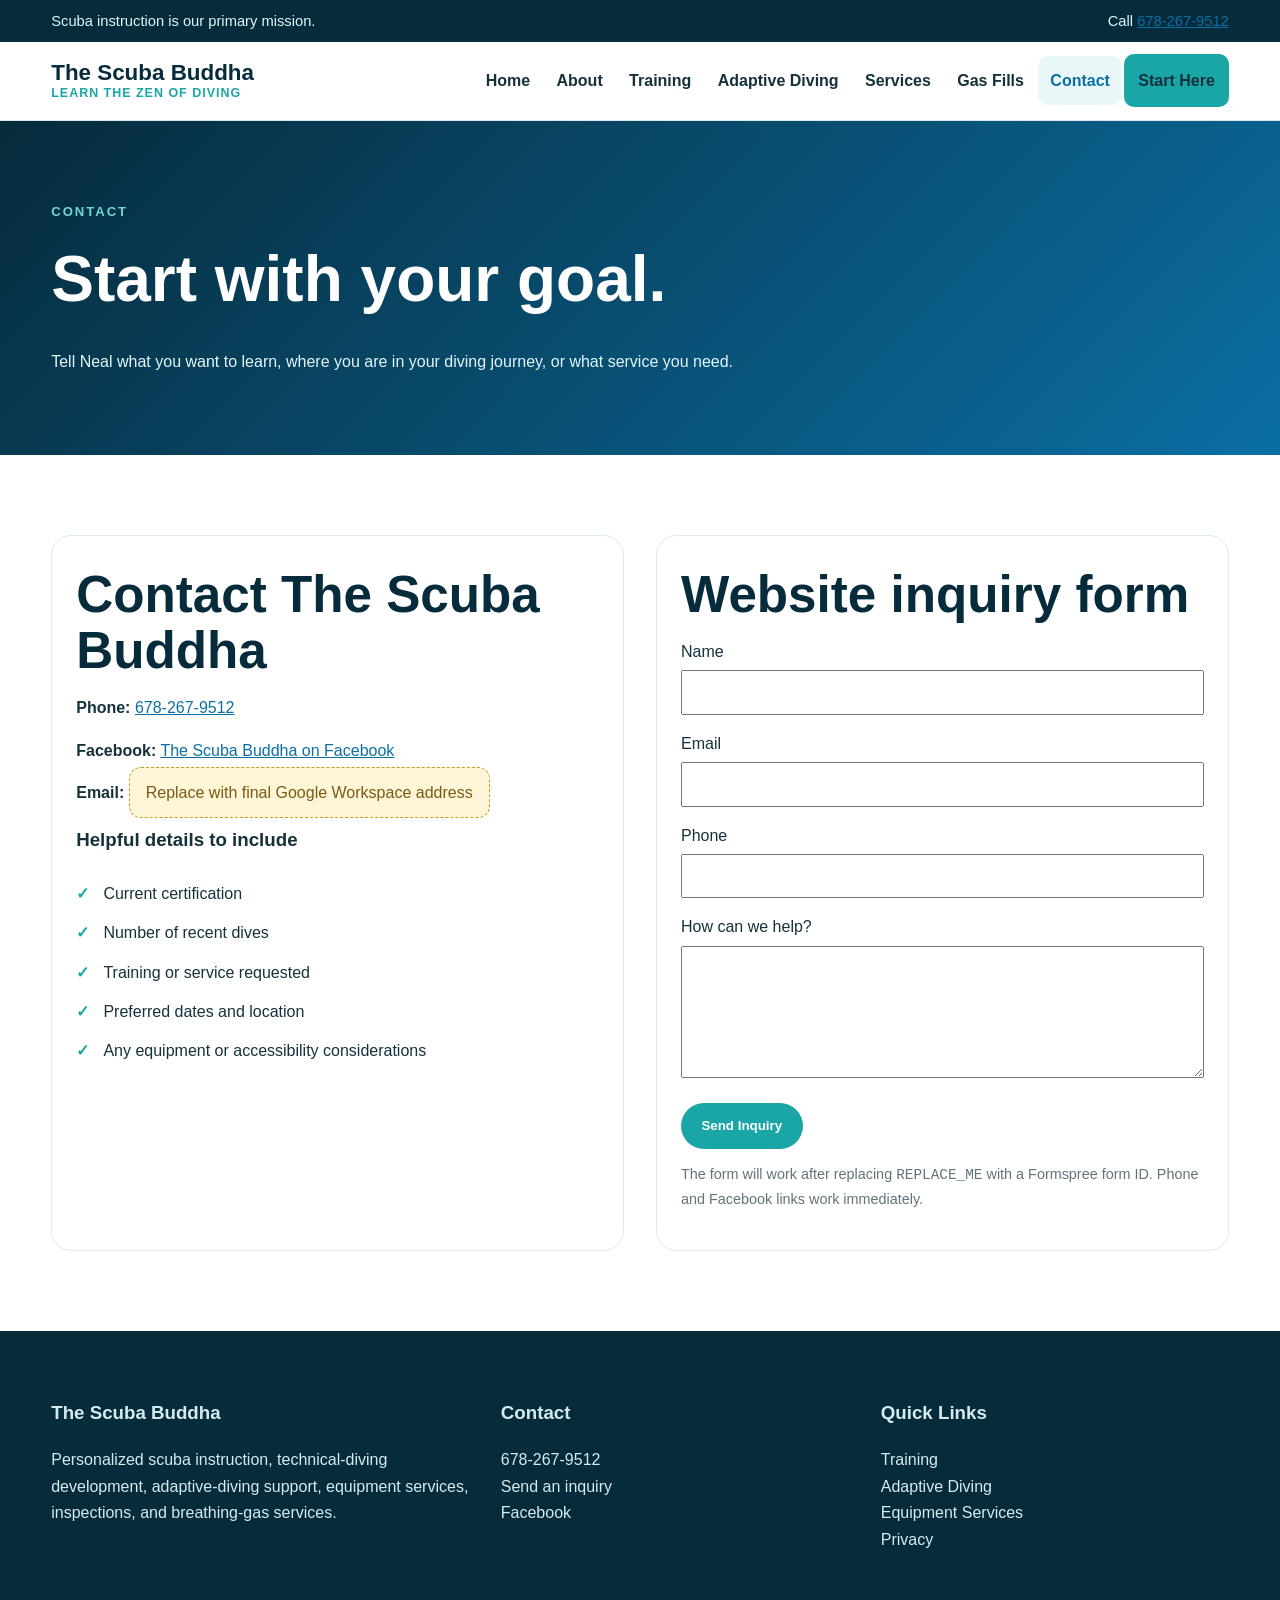
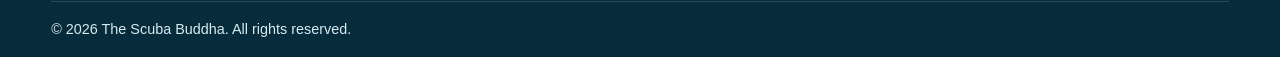
<file: index.html>
<!doctype html>
<html lang="en">
<head>
<meta charset="utf-8">
<meta name="viewport" content="width=device-width, initial-scale=1">
<title>Contact The Scuba Buddha | The Scuba Buddha</title>
<meta name="description" content="Contact Neal Hamilton about scuba training, adaptive diving, equipment service, inspections, and gas fills.">
<link rel="icon" href="images/favicon.svg" type="image/svg+xml">
<link rel="stylesheet" href="css/style.css">
<meta property="og:title" content="Contact The Scuba Buddha | The Scuba Buddha">
<meta property="og:description" content="Contact Neal Hamilton about scuba training, adaptive diving, equipment service, inspections, and gas fills.">
<meta property="og:type" content="website">
</head>
<body class="">
<div class="topbar"><div class="container"><span>Scuba instruction is our primary mission.</span><span>Call <a href="tel:+16782679512">678-267-9512</a></span></div></div>
<header class="site-header"><div class="container header-inner">
<a class="brand" href="index.html"><span>The Scuba Buddha</span><small>Learn the Zen of Diving</small></a>
<button class="nav-toggle" aria-label="Open navigation" aria-expanded="false">Menu</button>
<nav class="nav"><a class="" href="index.html">Home</a><a class="" href="about.html">About</a><a class="" href="training.html">Training</a><a class="" href="adaptive-diving.html">Adaptive Diving</a><a class="" href="services.html">Services</a><a class="" href="gas-fills.html">Gas Fills</a><a class="active" href="contact.html">Contact</a><a class="btn btn-primary" href="contact.html">Start Here</a></nav>
</div></header>

<section class="page-hero"><div class="container"><div class="eyebrow">Contact</div><h1>Start with your goal.</h1><p>Tell Neal what you want to learn, where you are in your diving journey, or what service you need.</p></div></section>
<section class="section alt"><div class="container contact-grid">
<div class="contact-card"><h2>Contact The Scuba Buddha</h2><p><strong>Phone:</strong> <a href="tel:+16782679512">678-267-9512</a></p>
<p><strong>Facebook:</strong> <a href="https://www.facebook.com/ScubaBuddha12" target="_blank" rel="noopener">The Scuba Buddha on Facebook</a></p>
<p><strong>Email:</strong> <span class="placeholder">Replace with final Google Workspace address</span></p>
<h3>Helpful details to include</h3><ul class="checklist"><li>Current certification</li><li>Number of recent dives</li><li>Training or service requested</li><li>Preferred dates and location</li><li>Any equipment or accessibility considerations</li></ul></div>
<div class="contact-card"><h2>Website inquiry form</h2>
<form action="https://formspree.io/f/REPLACE_ME" method="POST">
<label>Name<br><input required name="name" style="width:100%;padding:.8rem;margin:.3rem 0 1rem"></label>
<label>Email<br><input required type="email" name="email" style="width:100%;padding:.8rem;margin:.3rem 0 1rem"></label>
<label>Phone<br><input name="phone" style="width:100%;padding:.8rem;margin:.3rem 0 1rem"></label>
<label>How can we help?<br><textarea required name="message" rows="7" style="width:100%;padding:.8rem;margin:.3rem 0 1rem"></textarea></label>
<button class="btn btn-primary" type="submit">Send Inquiry</button>
</form>
<p class="form-note">The form will work after replacing <code>REPLACE_ME</code> with a Formspree form ID. Phone and Facebook links work immediately.</p></div>
</div></section>

<footer class="footer"><div class="container">
<div class="footer-grid">
<div><h3>The Scuba Buddha</h3><p>Personalized scuba instruction, technical-diving development, adaptive-diving support, equipment services, inspections, and breathing-gas services.</p></div>
<div><h3>Contact</h3><p><a href="tel:+16782679512">678-267-9512</a><br><a href="contact.html">Send an inquiry</a><br><a href="https://www.facebook.com/ScubaBuddha12" target="_blank" rel="noopener">Facebook</a></p></div>
<div><h3>Quick Links</h3><p><a href="training.html">Training</a><br><a href="adaptive-diving.html">Adaptive Diving</a><br><a href="services.html">Equipment Services</a><br><a href="privacy.html">Privacy</a></p></div>
</div>
<div class="footer-bottom">© <span id="year"></span> The Scuba Buddha. All rights reserved.</div>
</div></footer>
<script src="js/script.js"></script>
</body></html>
</file>
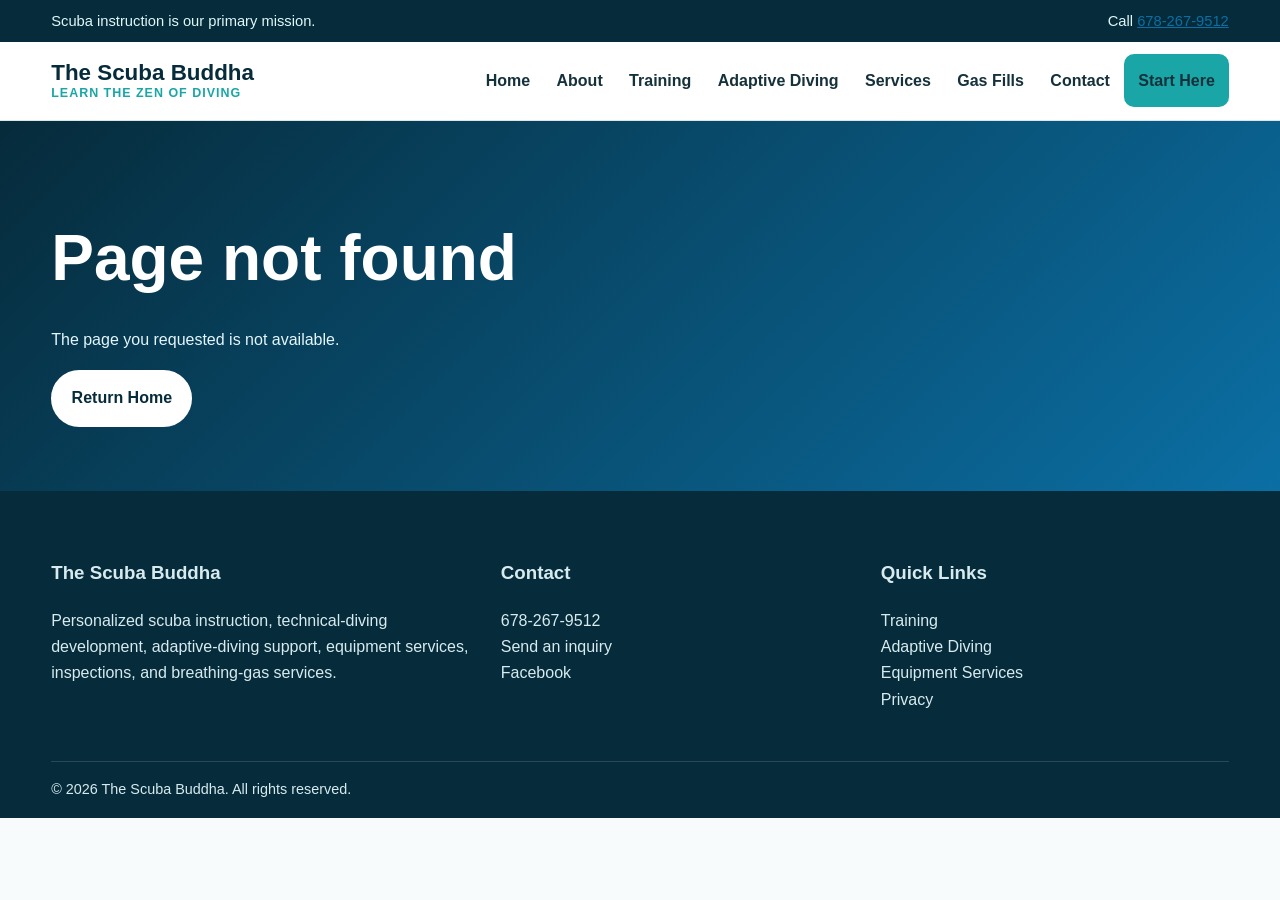
<file: adaptive-diving.html>
<!doctype html>
<html lang="en">
<head>
<meta charset="utf-8">
<meta name="viewport" content="width=device-width, initial-scale=1">
<title>Page Not Found | The Scuba Buddha</title>
<meta name="description" content="The requested page could not be found.">
<link rel="icon" href="images/favicon.svg" type="image/svg+xml">
<link rel="stylesheet" href="css/style.css">
<meta property="og:title" content="Page Not Found | The Scuba Buddha">
<meta property="og:description" content="The requested page could not be found.">
<meta property="og:type" content="website">
</head>
<body class="">
<div class="topbar"><div class="container"><span>Scuba instruction is our primary mission.</span><span>Call <a href="tel:+16782679512">678-267-9512</a></span></div></div>
<header class="site-header"><div class="container header-inner">
<a class="brand" href="index.html"><span>The Scuba Buddha</span><small>Learn the Zen of Diving</small></a>
<button class="nav-toggle" aria-label="Open navigation" aria-expanded="false">Menu</button>
<nav class="nav"><a class="" href="index.html">Home</a><a class="" href="about.html">About</a><a class="" href="training.html">Training</a><a class="" href="adaptive-diving.html">Adaptive Diving</a><a class="" href="services.html">Services</a><a class="" href="gas-fills.html">Gas Fills</a><a class="" href="contact.html">Contact</a><a class="btn btn-primary" href="contact.html">Start Here</a></nav>
</div></header>

<section class="page-hero"><div class="container"><h1>Page not found</h1><p>The page you requested is not available.</p><a class="btn btn-secondary" href="index.html">Return Home</a></div></section>

<footer class="footer"><div class="container">
<div class="footer-grid">
<div><h3>The Scuba Buddha</h3><p>Personalized scuba instruction, technical-diving development, adaptive-diving support, equipment services, inspections, and breathing-gas services.</p></div>
<div><h3>Contact</h3><p><a href="tel:+16782679512">678-267-9512</a><br><a href="contact.html">Send an inquiry</a><br><a href="https://www.facebook.com/ScubaBuddha12" target="_blank" rel="noopener">Facebook</a></p></div>
<div><h3>Quick Links</h3><p><a href="training.html">Training</a><br><a href="adaptive-diving.html">Adaptive Diving</a><br><a href="services.html">Equipment Services</a><br><a href="privacy.html">Privacy</a></p></div>
</div>
<div class="footer-bottom">© <span id="year"></span> The Scuba Buddha. All rights reserved.</div>
</div></footer>
<script src="js/script.js"></script>
</body></html>
</file>
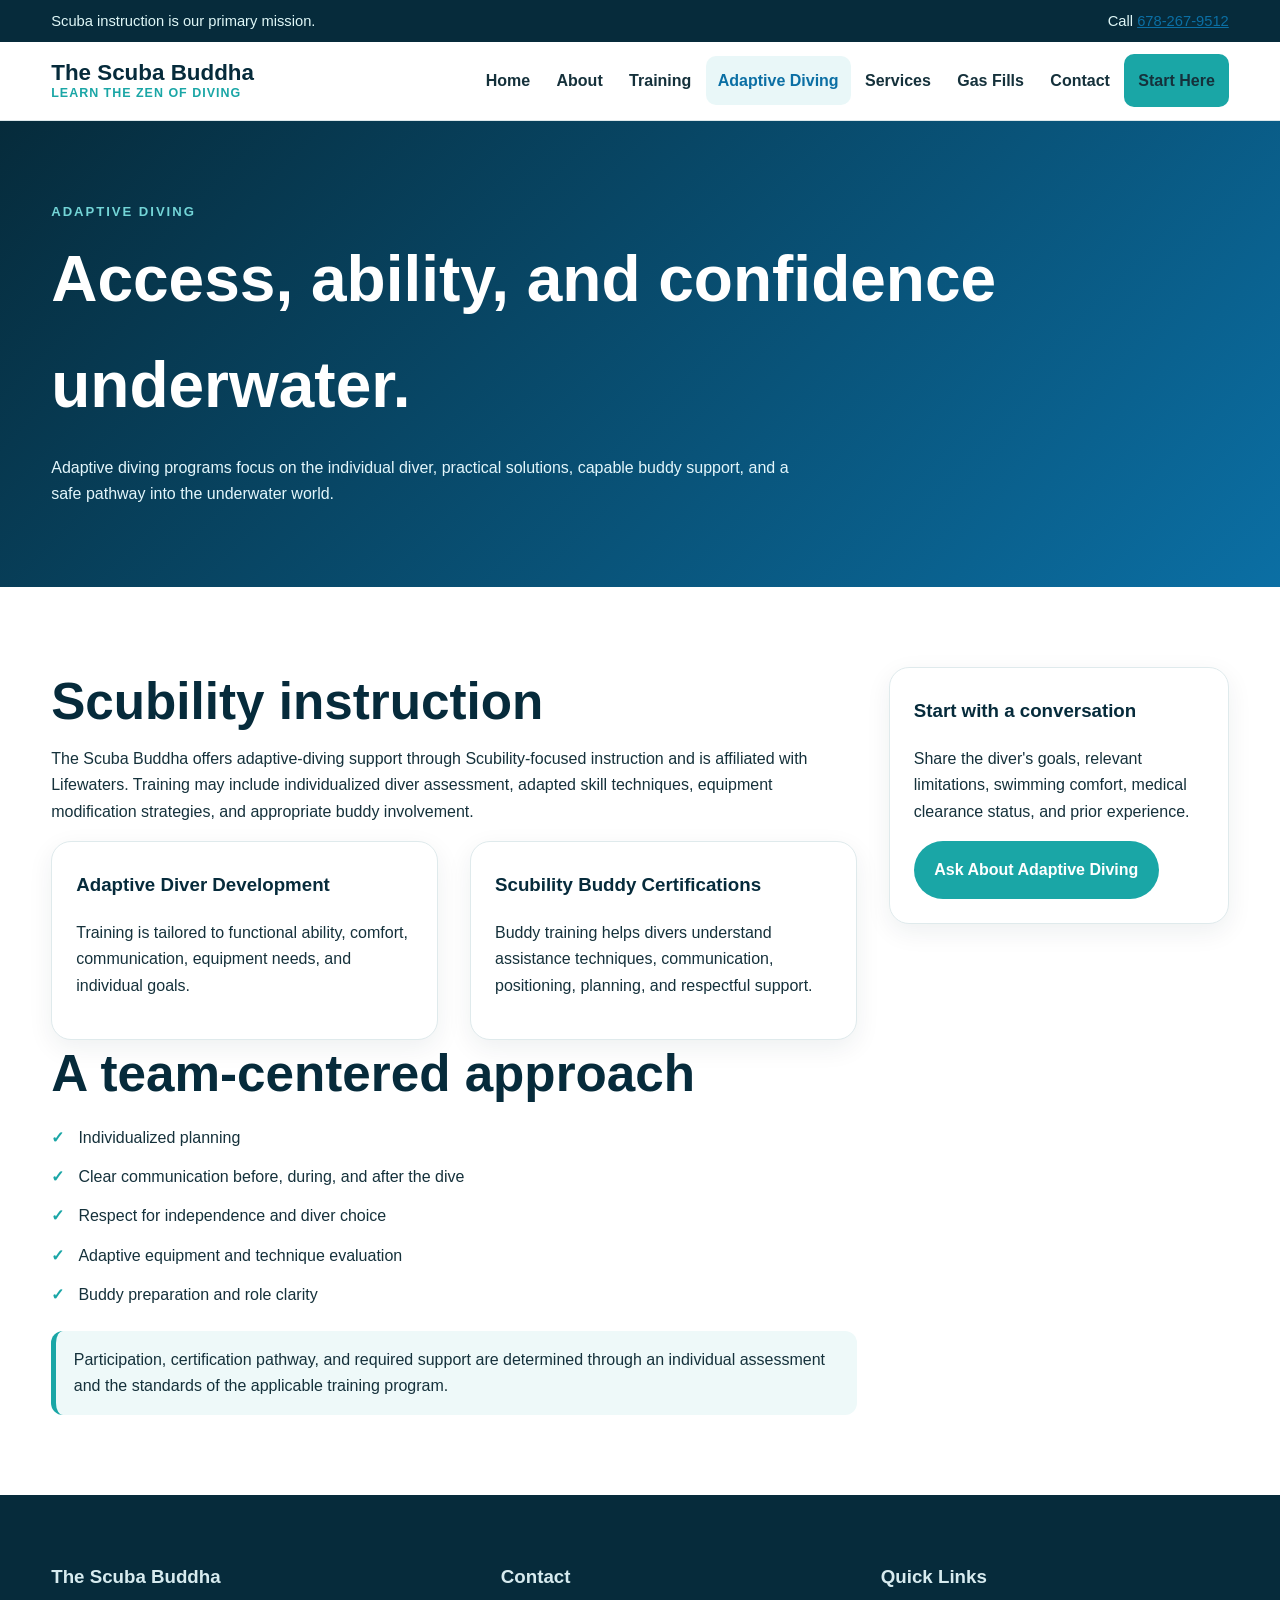
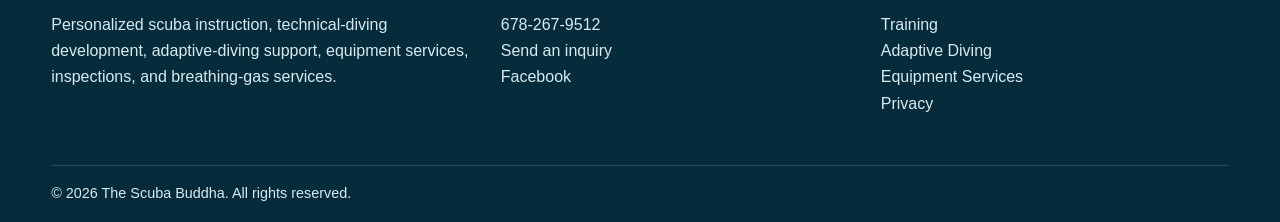
<file: contact.html>
<!doctype html>
<html lang="en">
<head>
<meta charset="utf-8">
<meta name="viewport" content="width=device-width, initial-scale=1">
<title>Adaptive Diving | The Scuba Buddha</title>
<meta name="description" content="Scubility adaptive-diving instruction, buddy certification, and Lifewaters affiliation.">
<link rel="icon" href="images/favicon.svg" type="image/svg+xml">
<link rel="stylesheet" href="css/style.css">
<meta property="og:title" content="Adaptive Diving | The Scuba Buddha">
<meta property="og:description" content="Scubility adaptive-diving instruction, buddy certification, and Lifewaters affiliation.">
<meta property="og:type" content="website">
</head>
<body class="">
<div class="topbar"><div class="container"><span>Scuba instruction is our primary mission.</span><span>Call <a href="tel:+16782679512">678-267-9512</a></span></div></div>
<header class="site-header"><div class="container header-inner">
<a class="brand" href="index.html"><span>The Scuba Buddha</span><small>Learn the Zen of Diving</small></a>
<button class="nav-toggle" aria-label="Open navigation" aria-expanded="false">Menu</button>
<nav class="nav"><a class="" href="index.html">Home</a><a class="" href="about.html">About</a><a class="" href="training.html">Training</a><a class="active" href="adaptive-diving.html">Adaptive Diving</a><a class="" href="services.html">Services</a><a class="" href="gas-fills.html">Gas Fills</a><a class="" href="contact.html">Contact</a><a class="btn btn-primary" href="contact.html">Start Here</a></nav>
</div></header>

<section class="page-hero"><div class="container"><div class="eyebrow">Adaptive Diving</div><h1>Access, ability, and confidence underwater.</h1><p>Adaptive diving programs focus on the individual diver, practical solutions, capable buddy support, and a safe pathway into the underwater world.</p></div></section>
<section class="section alt"><div class="container content"><main>
<h2>Scubility instruction</h2><p>The Scuba Buddha offers adaptive-diving support through Scubility-focused instruction and is affiliated with Lifewaters. Training may include individualized diver assessment, adapted skill techniques, equipment modification strategies, and appropriate buddy involvement.</p>
<div class="grid-2">
<div class="card"><h3>Adaptive Diver Development</h3><p>Training is tailored to functional ability, comfort, communication, equipment needs, and individual goals.</p></div>
<div class="card"><h3>Scubility Buddy Certifications</h3><p>Buddy training helps divers understand assistance techniques, communication, positioning, planning, and respectful support.</p></div>
</div>
<h2>A team-centered approach</h2><ul class="checklist"><li>Individualized planning</li><li>Clear communication before, during, and after the dive</li><li>Respect for independence and diver choice</li><li>Adaptive equipment and technique evaluation</li><li>Buddy preparation and role clarity</li></ul>
<div class="notice">Participation, certification pathway, and required support are determined through an individual assessment and the standards of the applicable training program.</div>
</main><aside class="sidebar card"><h3>Start with a conversation</h3><p>Share the diver's goals, relevant limitations, swimming comfort, medical clearance status, and prior experience.</p><a class="btn btn-primary" href="contact.html">Ask About Adaptive Diving</a></aside></div></section>

<footer class="footer"><div class="container">
<div class="footer-grid">
<div><h3>The Scuba Buddha</h3><p>Personalized scuba instruction, technical-diving development, adaptive-diving support, equipment services, inspections, and breathing-gas services.</p></div>
<div><h3>Contact</h3><p><a href="tel:+16782679512">678-267-9512</a><br><a href="contact.html">Send an inquiry</a><br><a href="https://www.facebook.com/ScubaBuddha12" target="_blank" rel="noopener">Facebook</a></p></div>
<div><h3>Quick Links</h3><p><a href="training.html">Training</a><br><a href="adaptive-diving.html">Adaptive Diving</a><br><a href="services.html">Equipment Services</a><br><a href="privacy.html">Privacy</a></p></div>
</div>
<div class="footer-bottom">© <span id="year"></span> The Scuba Buddha. All rights reserved.</div>
</div></footer>
<script src="js/script.js"></script>
</body></html>
</file>
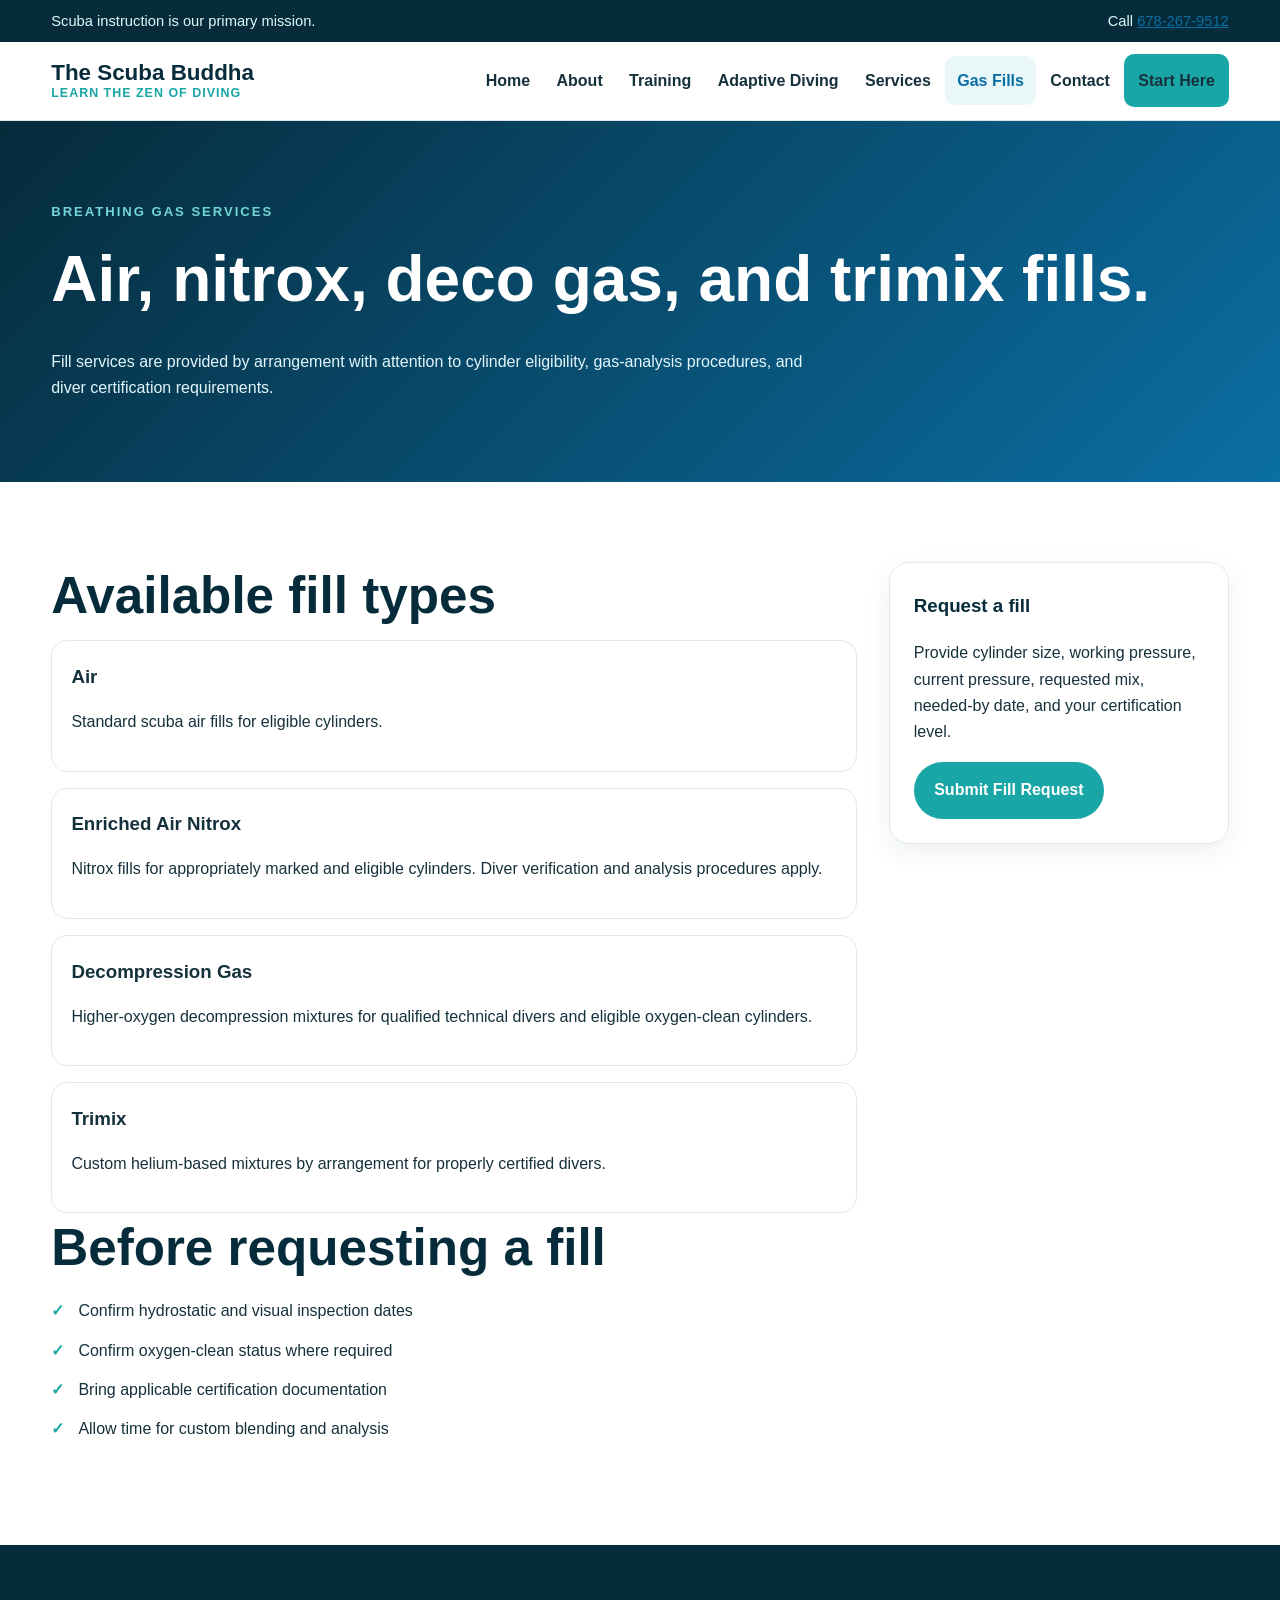
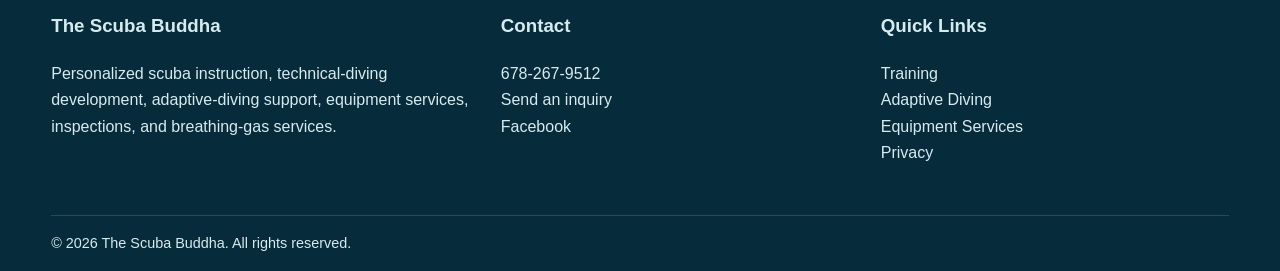
<file: privacy.html>
<!doctype html>
<html lang="en">
<head>
<meta charset="utf-8">
<meta name="viewport" content="width=device-width, initial-scale=1">
<title>Scuba Gas Fills | The Scuba Buddha</title>
<meta name="description" content="Air, nitrox, decompression gas, and trimix fill services.">
<link rel="icon" href="images/favicon.svg" type="image/svg+xml">
<link rel="stylesheet" href="css/style.css">
<meta property="og:title" content="Scuba Gas Fills | The Scuba Buddha">
<meta property="og:description" content="Air, nitrox, decompression gas, and trimix fill services.">
<meta property="og:type" content="website">
</head>
<body class="">
<div class="topbar"><div class="container"><span>Scuba instruction is our primary mission.</span><span>Call <a href="tel:+16782679512">678-267-9512</a></span></div></div>
<header class="site-header"><div class="container header-inner">
<a class="brand" href="index.html"><span>The Scuba Buddha</span><small>Learn the Zen of Diving</small></a>
<button class="nav-toggle" aria-label="Open navigation" aria-expanded="false">Menu</button>
<nav class="nav"><a class="" href="index.html">Home</a><a class="" href="about.html">About</a><a class="" href="training.html">Training</a><a class="" href="adaptive-diving.html">Adaptive Diving</a><a class="" href="services.html">Services</a><a class="active" href="gas-fills.html">Gas Fills</a><a class="" href="contact.html">Contact</a><a class="btn btn-primary" href="contact.html">Start Here</a></nav>
</div></header>

<section class="page-hero"><div class="container"><div class="eyebrow">Breathing Gas Services</div><h1>Air, nitrox, deco gas, and trimix fills.</h1><p>Fill services are provided by arrangement with attention to cylinder eligibility, gas-analysis procedures, and diver certification requirements.</p></div></section>
<section class="section alt"><div class="container content"><main>
<h2>Available fill types</h2>
<div class="service-list">
<div class="service-item"><h3>Air</h3><p>Standard scuba air fills for eligible cylinders.</p></div>
<div class="service-item"><h3>Enriched Air Nitrox</h3><p>Nitrox fills for appropriately marked and eligible cylinders. Diver verification and analysis procedures apply.</p></div>
<div class="service-item"><h3>Decompression Gas</h3><p>Higher-oxygen decompression mixtures for qualified technical divers and eligible oxygen-clean cylinders.</p></div>
<div class="service-item"><h3>Trimix</h3><p>Custom helium-based mixtures by arrangement for properly certified divers.</p></div>
</div>
<h2>Before requesting a fill</h2><ul class="checklist"><li>Confirm hydrostatic and visual inspection dates</li><li>Confirm oxygen-clean status where required</li><li>Bring applicable certification documentation</li><li>Allow time for custom blending and analysis</li></ul>
</main><aside class="sidebar card"><h3>Request a fill</h3><p>Provide cylinder size, working pressure, current pressure, requested mix, needed-by date, and your certification level.</p><a class="btn btn-primary" href="contact.html">Submit Fill Request</a></aside></div></section>

<footer class="footer"><div class="container">
<div class="footer-grid">
<div><h3>The Scuba Buddha</h3><p>Personalized scuba instruction, technical-diving development, adaptive-diving support, equipment services, inspections, and breathing-gas services.</p></div>
<div><h3>Contact</h3><p><a href="tel:+16782679512">678-267-9512</a><br><a href="contact.html">Send an inquiry</a><br><a href="https://www.facebook.com/ScubaBuddha12" target="_blank" rel="noopener">Facebook</a></p></div>
<div><h3>Quick Links</h3><p><a href="training.html">Training</a><br><a href="adaptive-diving.html">Adaptive Diving</a><br><a href="services.html">Equipment Services</a><br><a href="privacy.html">Privacy</a></p></div>
</div>
<div class="footer-bottom">© <span id="year"></span> The Scuba Buddha. All rights reserved.</div>
</div></footer>
<script src="js/script.js"></script>
</body></html>
</file>
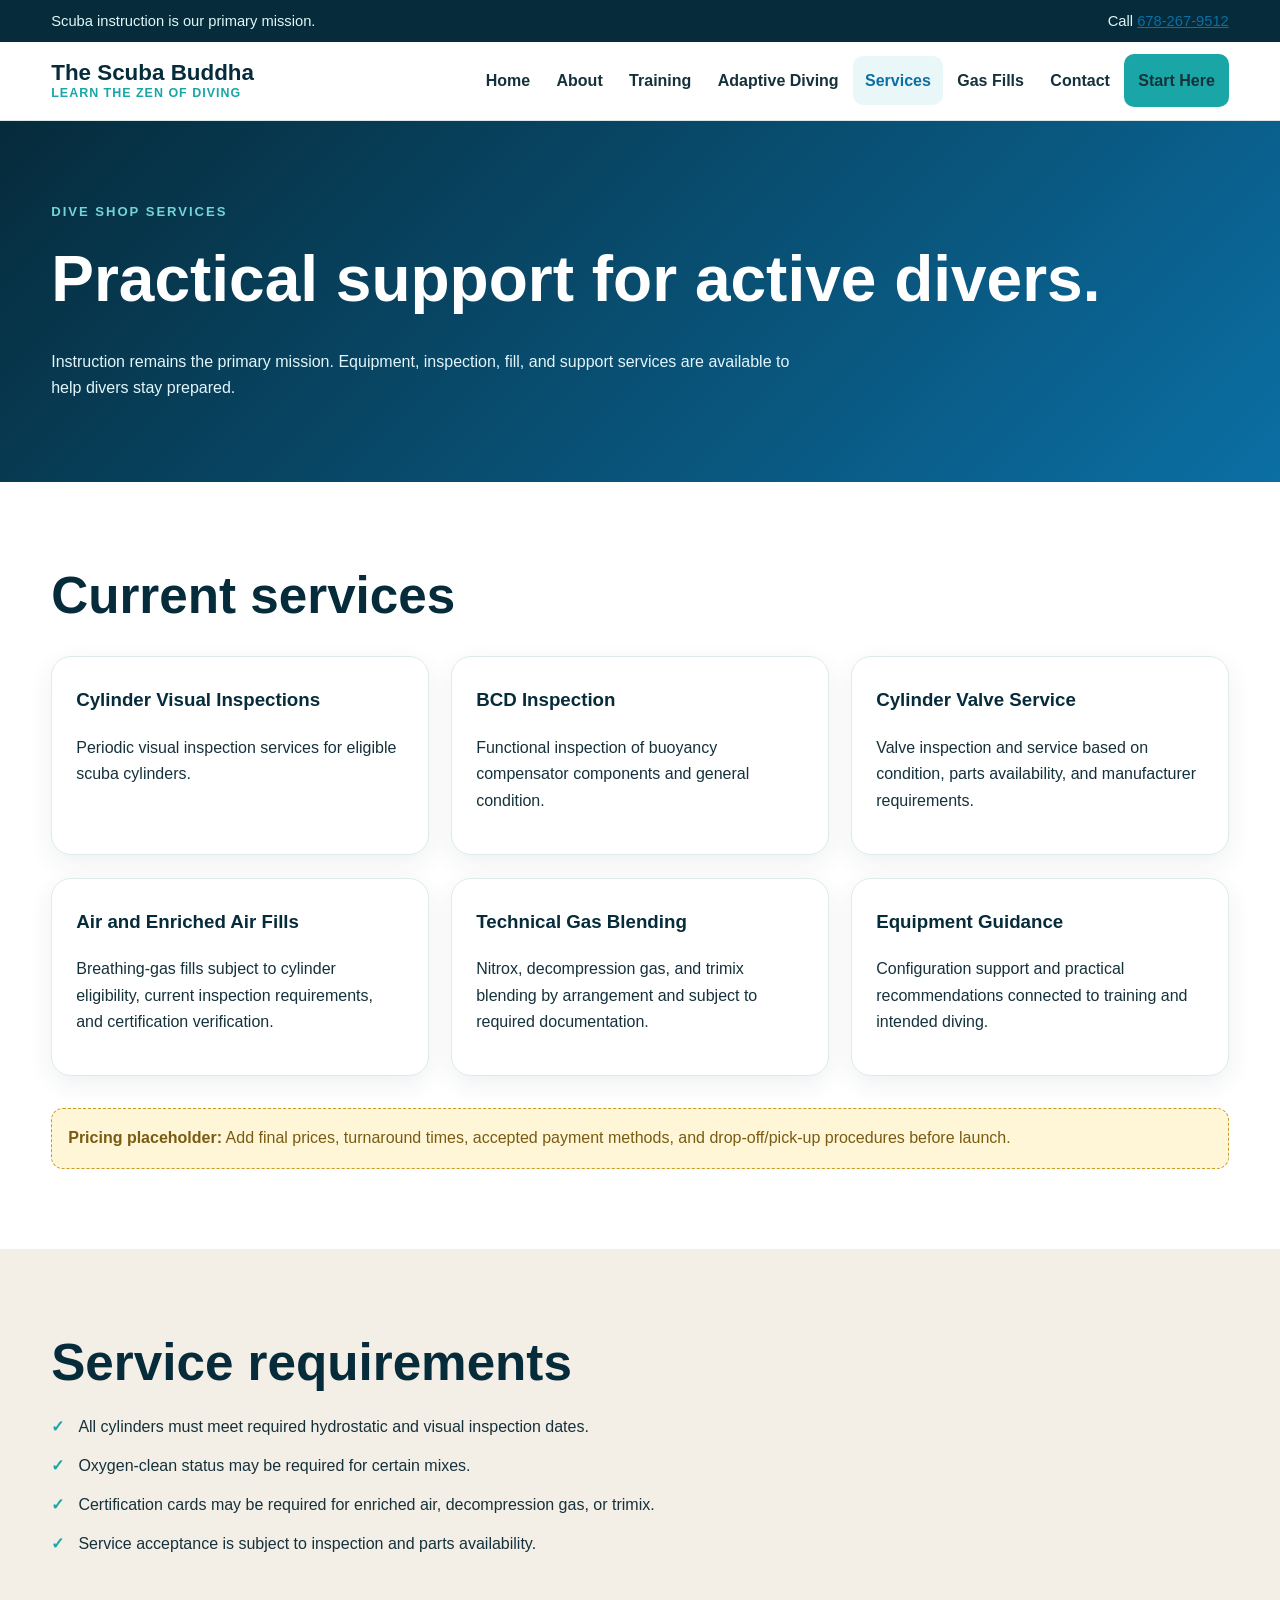
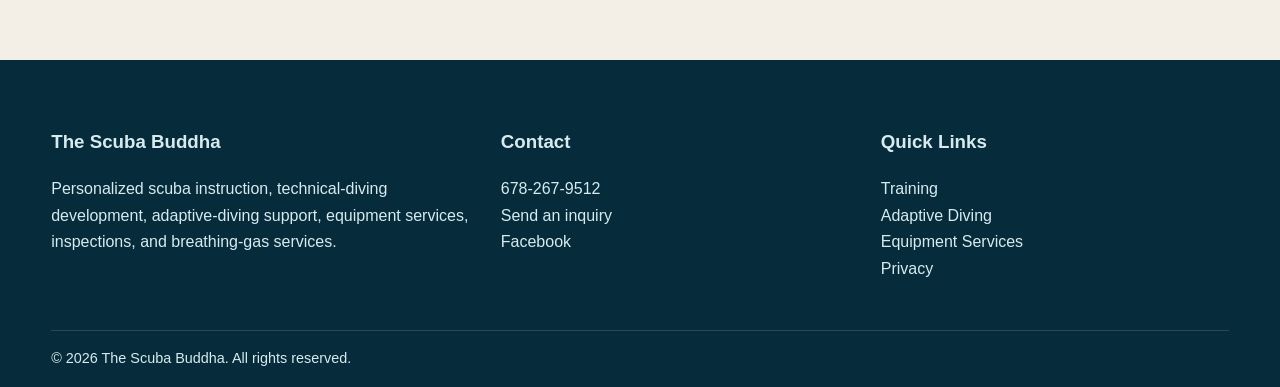
<file: training.html>
<!doctype html>
<html lang="en">
<head>
<meta charset="utf-8">
<meta name="viewport" content="width=device-width, initial-scale=1">
<title>Equipment and Cylinder Services | The Scuba Buddha</title>
<meta name="description" content="Cylinder visual inspections, BCD checks, valve service, equipment support, and scuba services.">
<link rel="icon" href="images/favicon.svg" type="image/svg+xml">
<link rel="stylesheet" href="css/style.css">
<meta property="og:title" content="Equipment and Cylinder Services | The Scuba Buddha">
<meta property="og:description" content="Cylinder visual inspections, BCD checks, valve service, equipment support, and scuba services.">
<meta property="og:type" content="website">
</head>
<body class="">
<div class="topbar"><div class="container"><span>Scuba instruction is our primary mission.</span><span>Call <a href="tel:+16782679512">678-267-9512</a></span></div></div>
<header class="site-header"><div class="container header-inner">
<a class="brand" href="index.html"><span>The Scuba Buddha</span><small>Learn the Zen of Diving</small></a>
<button class="nav-toggle" aria-label="Open navigation" aria-expanded="false">Menu</button>
<nav class="nav"><a class="" href="index.html">Home</a><a class="" href="about.html">About</a><a class="" href="training.html">Training</a><a class="" href="adaptive-diving.html">Adaptive Diving</a><a class="active" href="services.html">Services</a><a class="" href="gas-fills.html">Gas Fills</a><a class="" href="contact.html">Contact</a><a class="btn btn-primary" href="contact.html">Start Here</a></nav>
</div></header>

<section class="page-hero"><div class="container"><div class="eyebrow">Dive Shop Services</div><h1>Practical support for active divers.</h1><p>Instruction remains the primary mission. Equipment, inspection, fill, and support services are available to help divers stay prepared.</p></div></section>
<section class="section alt"><div class="container"><h2>Current services</h2><div class="grid-3">
<div class="card"><h3>Cylinder Visual Inspections</h3><p>Periodic visual inspection services for eligible scuba cylinders.</p></div>
<div class="card"><h3>BCD Inspection</h3><p>Functional inspection of buoyancy compensator components and general condition.</p></div>
<div class="card"><h3>Cylinder Valve Service</h3><p>Valve inspection and service based on condition, parts availability, and manufacturer requirements.</p></div>
<div class="card"><h3>Air and Enriched Air Fills</h3><p>Breathing-gas fills subject to cylinder eligibility, current inspection requirements, and certification verification.</p></div>
<div class="card"><h3>Technical Gas Blending</h3><p>Nitrox, decompression gas, and trimix blending by arrangement and subject to required documentation.</p></div>
<div class="card"><h3>Equipment Guidance</h3><p>Configuration support and practical recommendations connected to training and intended diving.</p></div>
</div>
<div class="placeholder" style="margin-top:2rem"><strong>Pricing placeholder:</strong> Add final prices, turnaround times, accepted payment methods, and drop-off/pick-up procedures before launch.</div></div></section>
<section class="section sand"><div class="container"><h2>Service requirements</h2><ul class="checklist"><li>All cylinders must meet required hydrostatic and visual inspection dates.</li><li>Oxygen-clean status may be required for certain mixes.</li><li>Certification cards may be required for enriched air, decompression gas, or trimix.</li><li>Service acceptance is subject to inspection and parts availability.</li></ul></div></section>

<footer class="footer"><div class="container">
<div class="footer-grid">
<div><h3>The Scuba Buddha</h3><p>Personalized scuba instruction, technical-diving development, adaptive-diving support, equipment services, inspections, and breathing-gas services.</p></div>
<div><h3>Contact</h3><p><a href="tel:+16782679512">678-267-9512</a><br><a href="contact.html">Send an inquiry</a><br><a href="https://www.facebook.com/ScubaBuddha12" target="_blank" rel="noopener">Facebook</a></p></div>
<div><h3>Quick Links</h3><p><a href="training.html">Training</a><br><a href="adaptive-diving.html">Adaptive Diving</a><br><a href="services.html">Equipment Services</a><br><a href="privacy.html">Privacy</a></p></div>
</div>
<div class="footer-bottom">© <span id="year"></span> The Scuba Buddha. All rights reserved.</div>
</div></footer>
<script src="js/script.js"></script>
</body></html>
</file>
<file: css/style.css>
:root{
  --navy:#062b3b;
  --blue:#0b6fa4;
  --teal:#1aa6a6;
  --aqua:#73d5d7;
  --sand:#f4efe6;
  --ink:#15313b;
  --muted:#61747b;
  --white:#ffffff;
  --shadow:0 16px 40px rgba(2,37,52,.14);
  --radius:20px;
  --max:1180px;
}
*{box-sizing:border-box}
html{scroll-behavior:smooth}
body{margin:0;font-family:Arial,Helvetica,sans-serif;color:var(--ink);background:#f8fbfc;line-height:1.65}
img{max-width:100%;display:block}
a{color:var(--blue)}
.container{width:min(92%,var(--max));margin:auto}
.topbar{background:var(--navy);color:#dff7f7;font-size:.92rem}
.topbar .container{display:flex;justify-content:space-between;gap:1rem;padding:.55rem 0;flex-wrap:wrap}
.site-header{position:sticky;top:0;z-index:50;background:rgba(255,255,255,.97);backdrop-filter:blur(10px);border-bottom:1px solid #dce7ea}
.header-inner{display:flex;align-items:center;justify-content:space-between;min-height:78px;gap:1rem}
.brand{text-decoration:none;color:var(--navy);font-weight:800;line-height:1}
.brand span{display:block;font-size:1.4rem}
.brand small{color:var(--teal);font-weight:700;font-size:.78rem;letter-spacing:.08em;text-transform:uppercase}
.nav-toggle{display:none;border:0;background:var(--navy);color:white;border-radius:10px;padding:.65rem .8rem;font-size:1rem}
.nav{display:flex;align-items:center;gap:.15rem;flex-wrap:wrap}
.nav a{text-decoration:none;color:var(--ink);font-weight:700;padding:.7rem .75rem;border-radius:10px}
.nav a:hover,.nav a.active{background:#e9f7f8;color:var(--blue)}
.btn{display:inline-flex;align-items:center;justify-content:center;gap:.5rem;text-decoration:none;border-radius:999px;padding:.85rem 1.15rem;font-weight:800;border:2px solid transparent;transition:.2s}
.btn-primary{background:var(--teal);color:white}
.btn-primary:hover{background:#128889}
.btn-secondary{background:white;color:var(--navy);border-color:white}
.btn-outline{border-color:var(--teal);color:var(--teal);background:transparent}
.hero{background:
linear-gradient(120deg,rgba(3,38,53,.88),rgba(7,111,164,.68)),
url('../images/hero-placeholder.svg') center/cover no-repeat;
color:white;padding:7rem 0 6rem;min-height:610px;display:flex;align-items:center}
.hero-grid{display:grid;grid-template-columns:1.25fr .75fr;gap:2rem;align-items:center}
.eyebrow{color:var(--aqua);text-transform:uppercase;letter-spacing:.15em;font-weight:800;font-size:.82rem}
.hero h1{font-size:clamp(2.7rem,6vw,5.3rem);line-height:1.02;margin:.5rem 0 1rem}
.hero p{font-size:1.15rem;max-width:700px;color:#e5f7fb}
.hero-card{background:rgba(255,255,255,.13);border:1px solid rgba(255,255,255,.24);padding:1.5rem;border-radius:var(--radius);box-shadow:var(--shadow)}
.hero-card strong{font-size:1.15rem}
.actions{display:flex;gap:.8rem;flex-wrap:wrap;margin-top:1.5rem}
.section{padding:5rem 0}
.section.alt{background:white}
.section.sand{background:var(--sand)}
.section h2{font-size:clamp(2rem,4vw,3.2rem);line-height:1.1;margin:.4rem 0 1rem;color:var(--navy)}
.lead{font-size:1.1rem;color:var(--muted);max-width:780px}
.grid-3{display:grid;grid-template-columns:repeat(3,1fr);gap:1.4rem;margin-top:2rem}
.grid-2{display:grid;grid-template-columns:repeat(2,1fr);gap:2rem;align-items:center}
.card{background:white;border:1px solid #dfeaec;border-radius:var(--radius);padding:1.5rem;box-shadow:0 8px 26px rgba(3,39,55,.07)}
.card h3{margin-top:.25rem;color:var(--navy)}
.icon{width:48px;height:48px;border-radius:14px;background:#e0f5f5;display:grid;place-items:center;font-size:1.35rem}
.checklist{list-style:none;padding:0;margin:1rem 0}
.checklist li{padding:.4rem 0 .4rem 1.7rem;position:relative}
.checklist li:before{content:"✓";position:absolute;left:0;color:var(--teal);font-weight:900}
.image-panel{min-height:420px;border-radius:var(--radius);background:url('../images/owner-placeholder.svg') center/cover no-repeat;box-shadow:var(--shadow)}
.banner{background:linear-gradient(135deg,var(--navy),var(--blue));color:white;border-radius:26px;padding:2.2rem;display:flex;justify-content:space-between;gap:2rem;align-items:center}
.banner h2{color:white;margin:0}
.page-hero{background:linear-gradient(135deg,var(--navy),var(--blue));color:white;padding:5rem 0 4rem}
.page-hero h1{font-size:clamp(2.5rem,5vw,4.5rem);margin:.3rem 0}
.page-hero p{max-width:760px;color:#e3f6fb}
.content{display:grid;grid-template-columns:1fr 340px;gap:2rem;align-items:start}
.sidebar{position:sticky;top:105px}
.notice{background:#eef9f9;border-left:5px solid var(--teal);padding:1rem 1.1rem;border-radius:12px}
.service-list{display:grid;gap:1rem}
.service-item{background:white;border:1px solid #deeaed;border-radius:16px;padding:1.2rem}
.service-item h3{margin:.1rem 0 .4rem}
.footer{background:var(--navy);color:#d7ebef;padding:3rem 0 1rem}
.footer-grid{display:grid;grid-template-columns:1.2fr 1fr 1fr;gap:2rem}
.footer a{color:#d7ebef;text-decoration:none}
.footer-bottom{border-top:1px solid rgba(255,255,255,.14);margin-top:2rem;padding-top:1rem;font-size:.9rem}
.contact-grid{display:grid;grid-template-columns:1fr 1fr;gap:2rem}
.contact-card{background:white;padding:1.5rem;border-radius:var(--radius);border:1px solid #dfeaec}
.form-note{font-size:.9rem;color:var(--muted)}
.placeholder{padding:1rem;background:#fff6d8;border:1px dashed #c89b22;border-radius:12px;color:#795b12}
.badge{display:inline-block;background:#e5f8f8;color:#087a7a;font-weight:800;padding:.35rem .65rem;border-radius:999px;font-size:.8rem}
.faq details{background:white;border:1px solid #dfeaec;border-radius:14px;padding:1rem 1.1rem;margin:.8rem 0}
.faq summary{cursor:pointer;font-weight:800;color:var(--navy)}
@media(max-width:900px){
  .nav-toggle{display:block}
  .nav{display:none;position:absolute;left:0;right:0;top:78px;background:white;padding:1rem;box-shadow:var(--shadow);flex-direction:column;align-items:stretch}
  .nav.open{display:flex}
  .hero-grid,.grid-2,.content,.contact-grid,.footer-grid{grid-template-columns:1fr}
  .grid-3{grid-template-columns:1fr 1fr}
  .sidebar{position:static}
  .hero{padding:5rem 0}
}
@media(max-width:620px){
  .grid-3{grid-template-columns:1fr}
  .topbar .container{justify-content:center;text-align:center}
  .hero{min-height:auto}
  .banner{flex-direction:column;align-items:flex-start}
}
</file>
